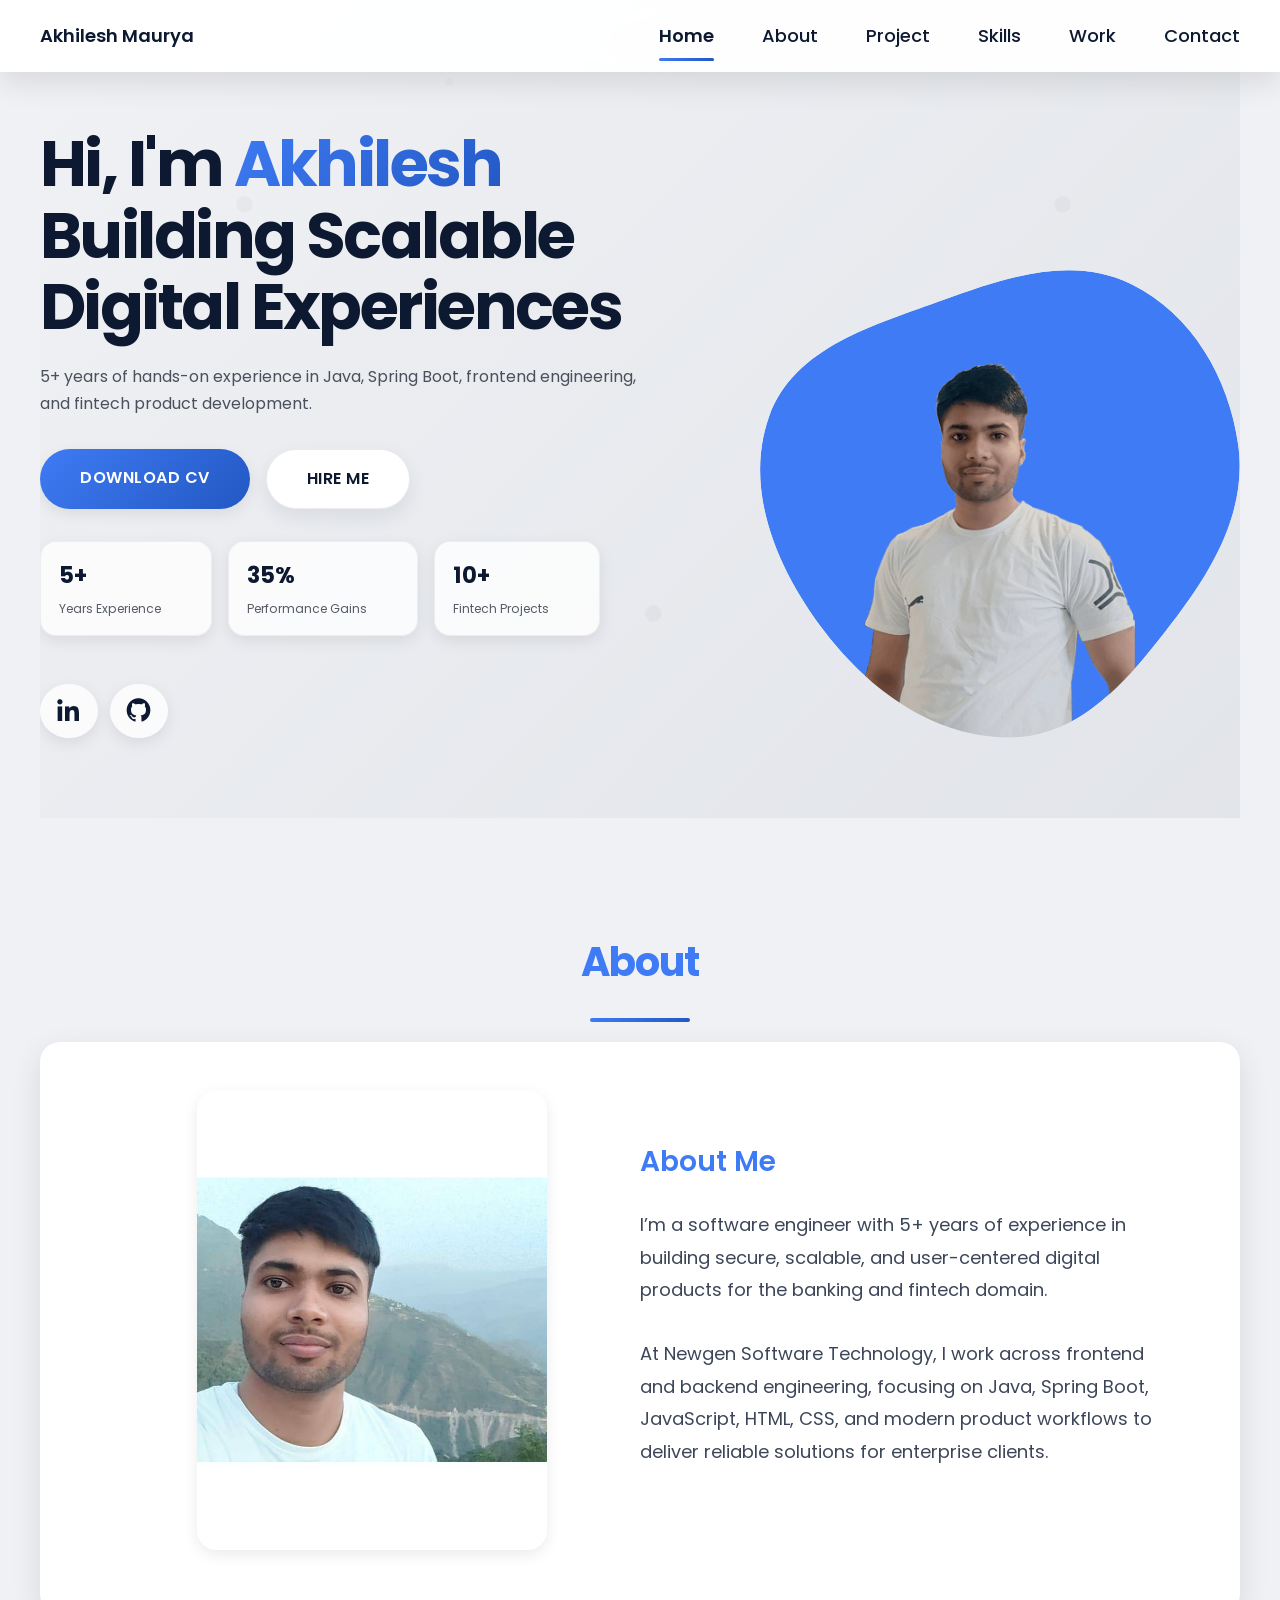
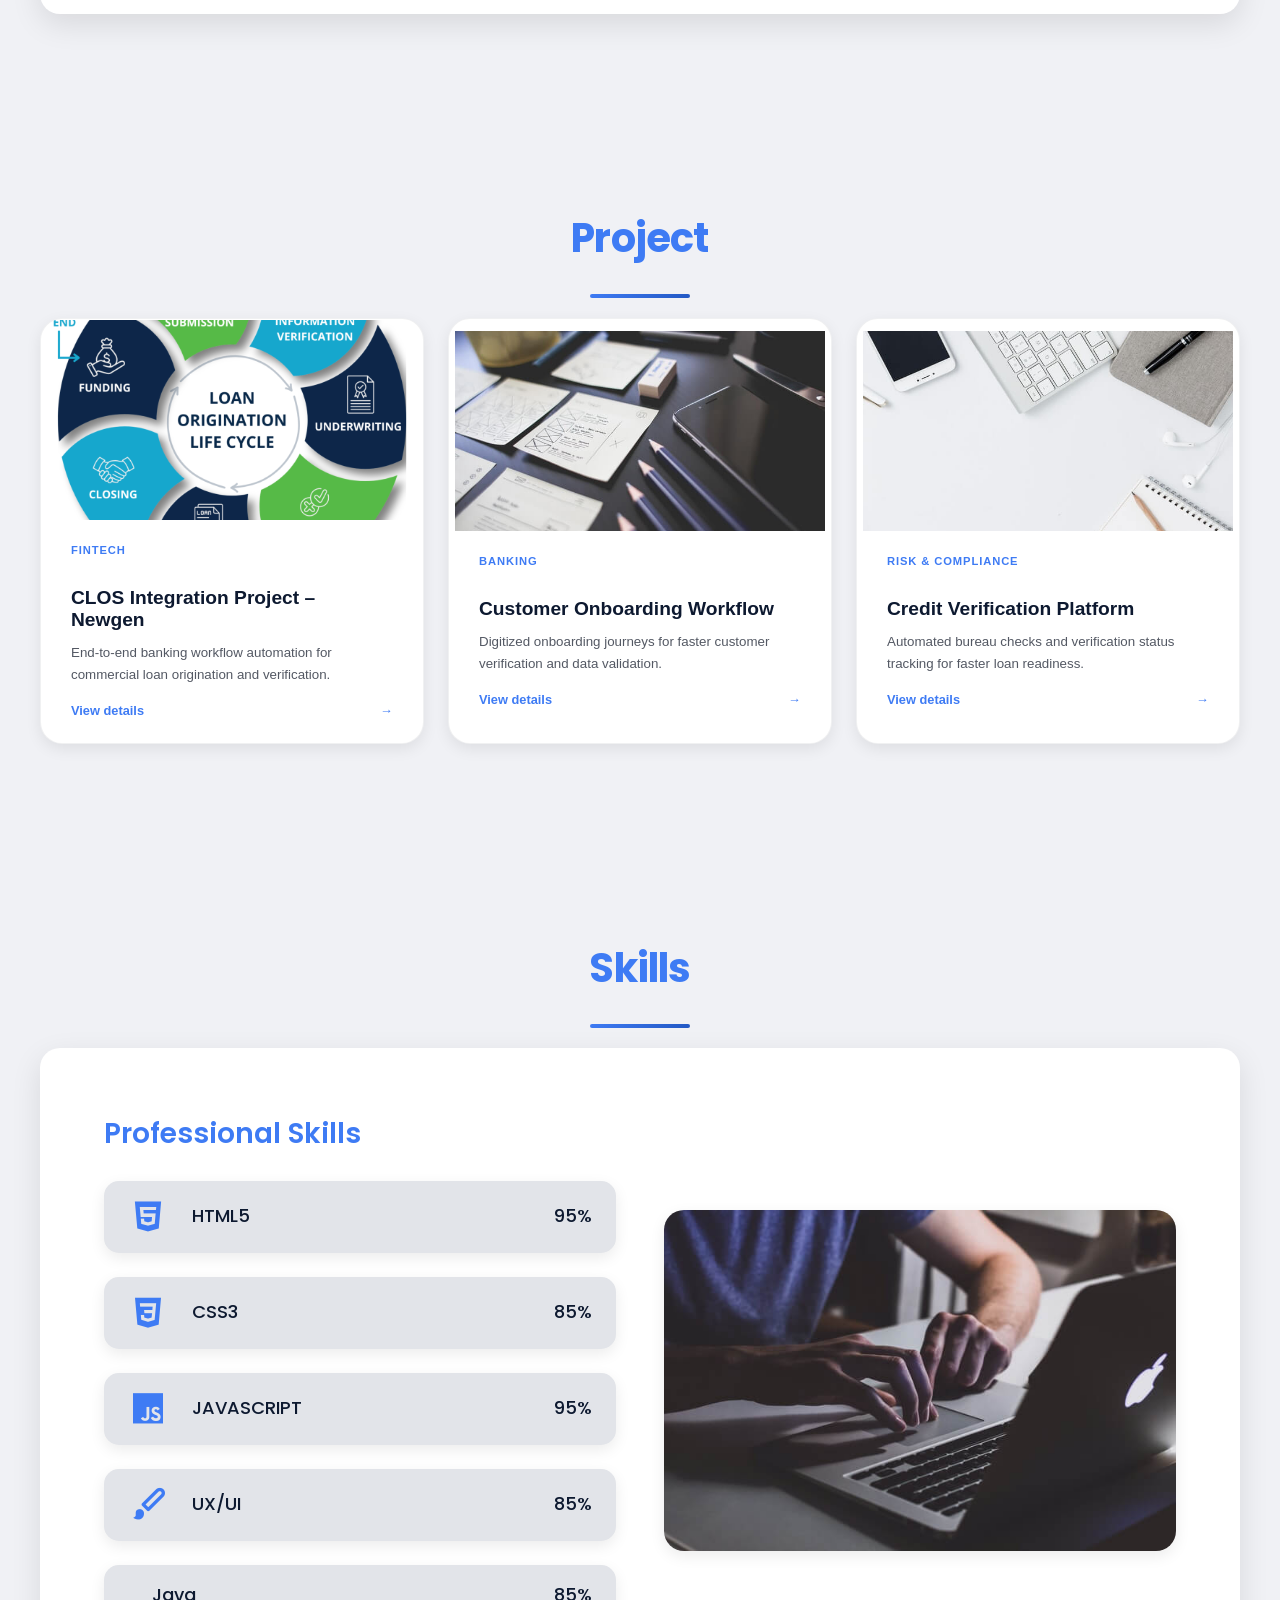
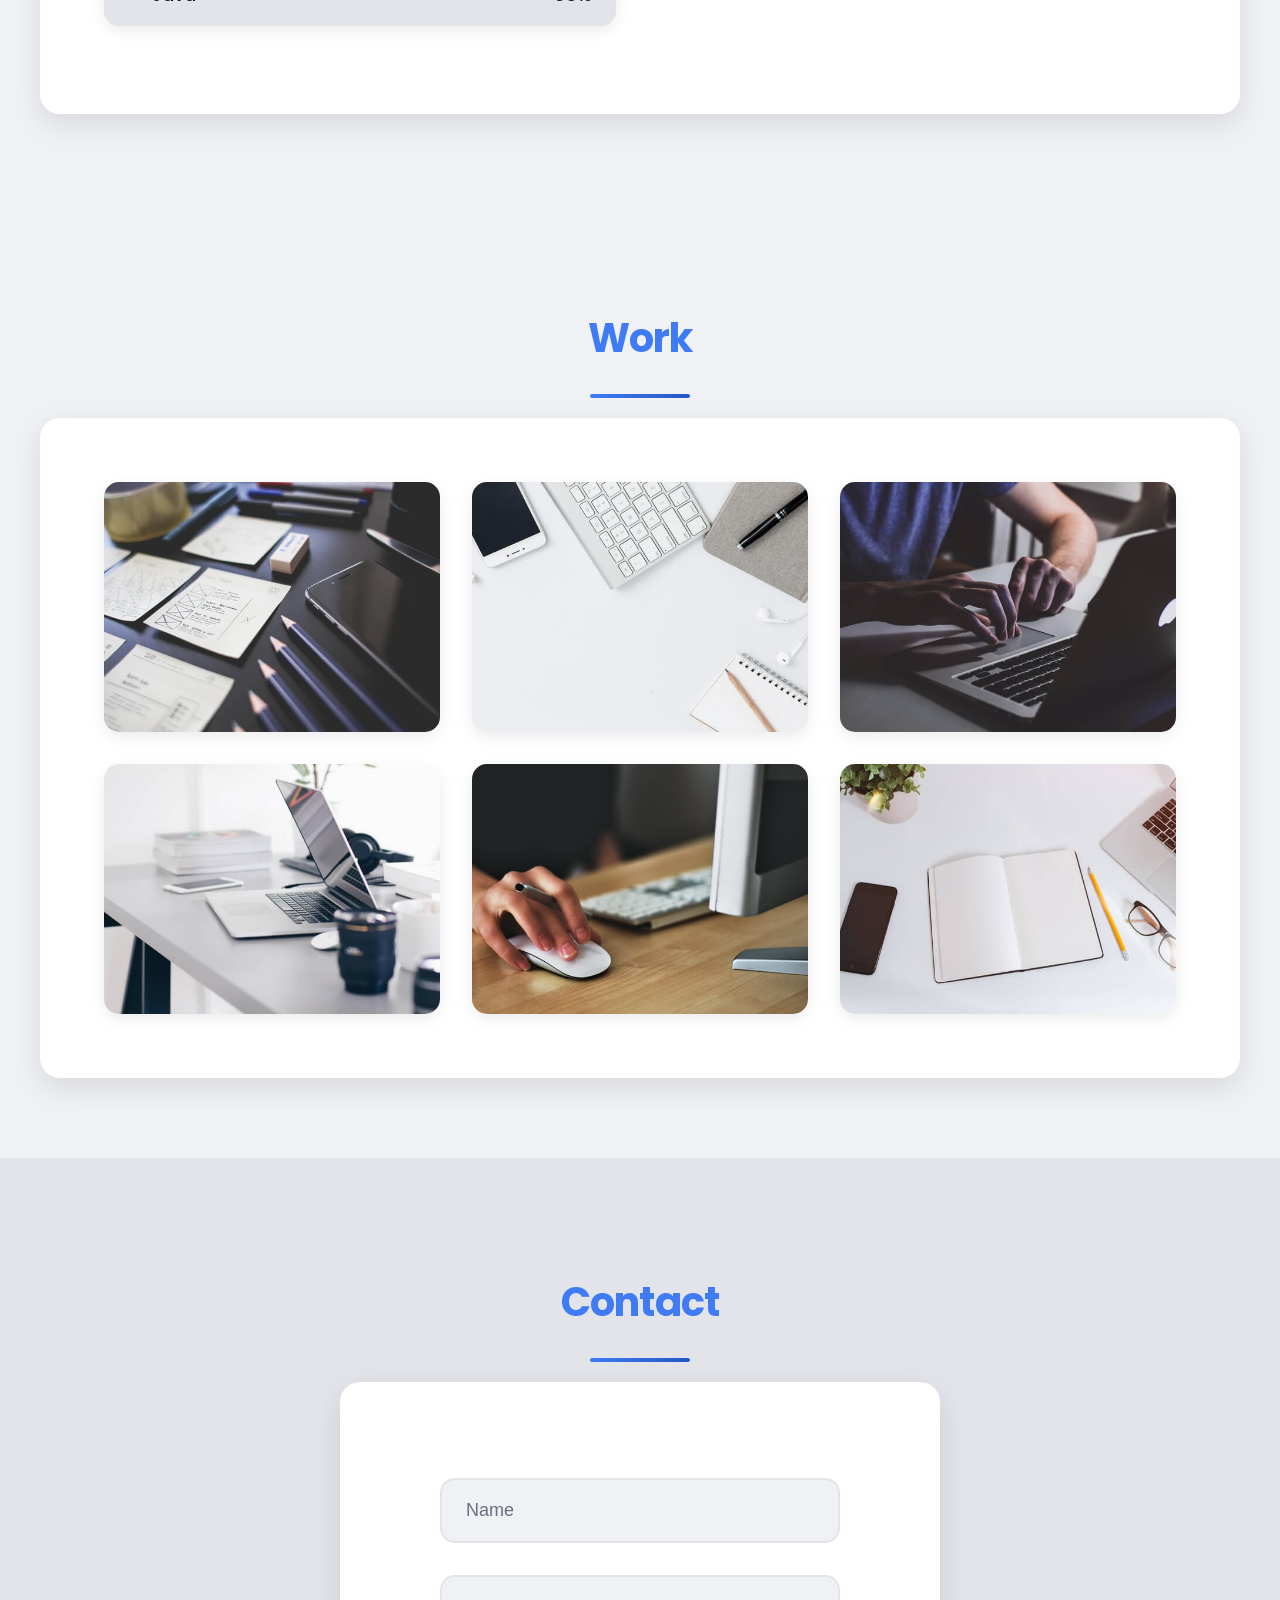
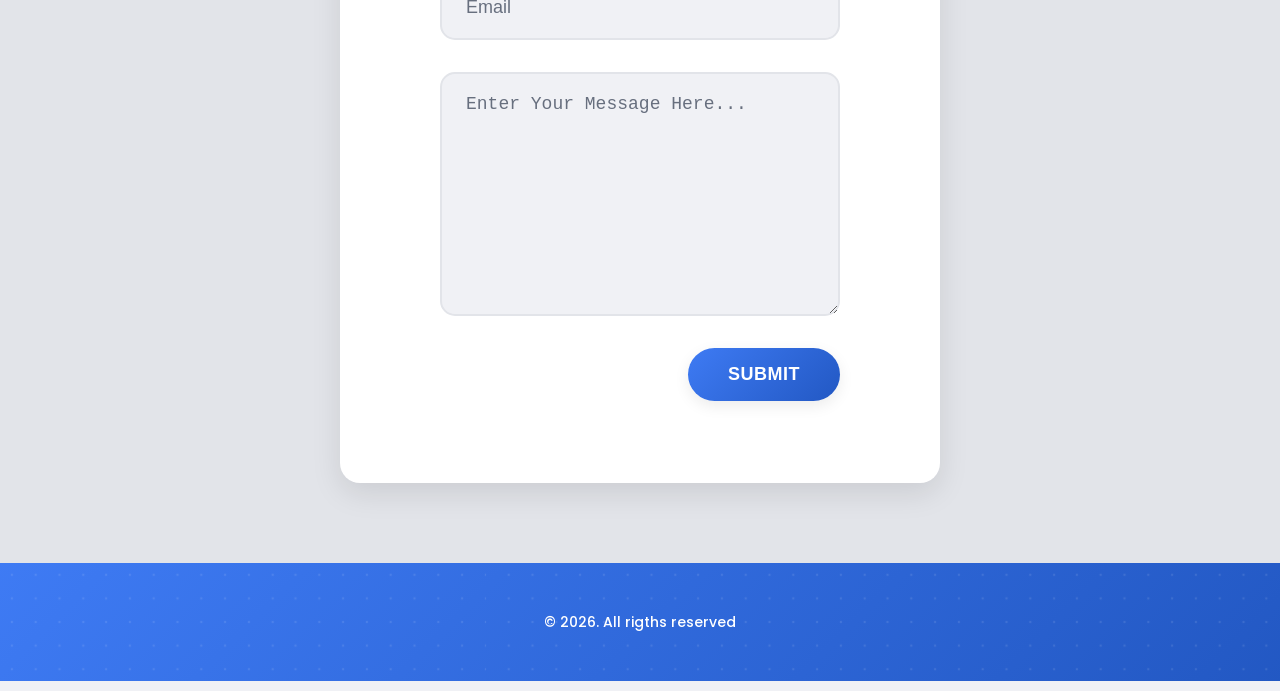
<file: index.html>
<html>
  <head>
    <meta http-equiv="Content-Type" content="text/html; charset=UTF-8" />
    <title>Dashboard</title>

    <link rel="stylesheet" href="assets/css/dashboard.css" />
  </head> 
  <body>
    <!--===== HEADER =====-->
    <header class="l-header">
      <nav class="nav bd-grid">
        <div>
          <a href="#" class="nav__logo">Akhilesh Maurya</a>
        </div>

        <div class="nav__menu" id="nav-menu">
          <ul class="nav__list">
            <li class="nav__item">
              <a href="#home" class="nav__link active">Home</a>
            </li>
            <li class="nav__item">
              <a href="#about" class="nav__link">About</a>
            </li>
            <li class="nav__item">
              <a href="#project" class="nav__link">Project</a>
            </li>
            <li class="nav__item">
              <a href="#skills" class="nav__link">Skills</a>
            </li>
            <li class="nav__item">
              <a href="#work" class="nav__link">Work</a>
            </li>
            <li class="nav__item">
              <a href="#contact" class="nav__link">Contact</a>
            </li>
          </ul>
        </div>

        <div class="nav__toggle" id="nav-toggle">
          <i class="bx bx-menu"></i>
        </div>
      </nav>
    </header>

    <main class="l-main">
      <!--===== HOME =====-->
      <section class="home bd-grid" id="home">
        <div class="home__data">

          <h1 class="home__title">
            Hi, I'm <span class="home__title-color">Akhilesh</span><br />
            Building Scalable Digital Experiences
          </h1>
          <p class="home__subtitle">
            5+ years of hands-on experience in Java, Spring Boot, frontend engineering, and fintech product development.
          </p>

          <div class="home__actions">
            <a onclick="downloadCv()" class="button">Download CV</a>
            <a href="#contact" class="button button--secondary">Hire Me</a>
          </div>

          <div class="home__stats">
            <div class="home__stat">
              <strong>5+</strong>
              <span>Years Experience</span>
            </div>
            <div class="home__stat">
              <strong>35%</strong>
              <span>Performance Gains</span>
            </div>
            <div class="home__stat">
              <strong>10+</strong>
              <span>Fintech Projects</span>
            </div>
          </div>
        </div>

        <div class="home__social">
          <a
            href="https://www.linkedin.com/in/mauryaakhilesh063/"
            class="home__social-icon"
            aria-label="LinkedIn"
            target="_blank"
            rel="noreferrer"
            ><i class="bx bxl-linkedin"></i
          ></a>
          <a href="https://github.com/mauryaakhilesh063" class="home__social-icon" aria-label="GitHub" target="_blank" rel="noreferrer"><i class="bx bxl-github"></i></a>
        </div>

        <div class="home__img">
          <svg
            class="home__blob"
            viewBox="0 0 479 467"
            xmlns="http://www.w3.org/2000/svg"
            xmlns:xlink="http://www.w3.org/1999/xlink"
          >
            <mask id="mask0" mask-type="alpha">
              <path
                d="M9.19024 145.964C34.0253 76.5814 114.865 54.7299 184.111 29.4823C245.804 6.98884 311.86 -14.9503 370.735 14.143C431.207 44.026 467.948 107.508 477.191 174.311C485.897 237.229 454.931 294.377 416.506 344.954C373.74 401.245 326.068 462.801 255.442 466.189C179.416 469.835 111.552 422.137 65.1576 361.805C17.4835 299.81 -17.1617 219.583 9.19024 145.964Z"
              />
            </mask>
            <g mask="url(#mask0)">
              <path
                d="M9.19024 145.964C34.0253 76.5814 114.865 54.7299 184.111 29.4823C245.804 6.98884 311.86 -14.9503 370.735 14.143C431.207 44.026 467.948 107.508 477.191 174.311C485.897 237.229 454.931 294.377 416.506 344.954C373.74 401.245 326.068 462.801 255.442 466.189C179.416 469.835 111.552 422.137 65.1576 361.805C17.4835 299.81 -17.1617 219.583 9.19024 145.964Z"
              />
              <image
                class="home__blob-img"
                x="50"
                y="60"
                href="assets/images/perfil.png"
              />
            </g>
          </svg>
        </div>
      </section>

      <!--===== ABOUT =====-->
      <section class="about section" id="about">
        <h2 class="section-title">About</h2>

        <div class="about__container bd-grid">
          <div class="about__img">
            <img src="assets/images/about.jpg" alt="" />
          </div>

          <div>
            <h2 class="about__subtitle">About Me</h2>
            <p class="about__text">
              I’m a software engineer with 5+ years of experience in building secure, scalable, and user-centered digital products for the banking and fintech domain.
            </p>
            <p class="about__text">
              At Newgen Software Technology, I work across frontend and backend engineering, focusing on Java, Spring Boot, JavaScript, HTML, CSS, and modern product workflows to deliver reliable solutions for enterprise clients.
            </p>
          </div>
        </div>
      </section>
      
      <!--===== PROJECT =====-->
      <section class="project section" id="project">
        <h2 class="section-title">Project</h2>

        <div class="project__cards" id="projectGrid"></div>

        <div class="project__detail" id="projectDetail" aria-hidden="true">
          <div class="project__detail-card">
            <button class="project__close" id="closeProjectDetail" aria-label="Close project details">×</button>
            <div id="projectDetailContent"></div>
          </div>
        </div>
      </section>
      <!--===== SKILLS ===== -->
      <section class="skills section" id="skills">
        <h2 class="section-title">Skills</h2>

        <div class="skills__container bd-grid">
          <div>
            <h2 class="skills__subtitle">Professional Skills</h2>
           <!-- <p class="skills__text"></p> -->
            <div class="skills__data">
              <div class="skills__names">
                <i class="bx bxl-html5 skills__icon"></i>
                <span class="skills__name">HTML5</span>
              </div>
              <div class="skills__bar skills__html"></div>
              <div>
                <span class="skills__percentage">95%</span>
              </div>
            </div>
            <div class="skills__data">
              <div class="skills__names">
                <i class="bx bxl-css3 skills__icon"></i>
                <span class="skills__name">CSS3</span>
              </div>
              <div class="skills__bar skills__css"></div>
              <div>
                <span class="skills__percentage">85%</span>
              </div>
            </div>
            <div class="skills__data">
              <div class="skills__names">
                <i class="bx bxl-javascript skills__icon"></i>
                <span class="skills__name">JAVASCRIPT</span>
              </div>
              <div class="skills__bar skills__js"></div>
              <div>
                <span class="skills__percentage">95%</span>
              </div>
            </div>
            <div class="skills__data">
              <div class="skills__names">
                <i class="bx bxs-paint skills__icon"></i>
                <span class="skills__name">UX/UI</span>
              </div>
              <div class="skills__bar skills__ux"></div>
              <div>
                <span class="skills__percentage">85%</span>
              </div>
            </div>
            <div class="skills__data">
              <div class="skills__names">
                <i class="bx bxs-java skills__icon"></i>
                <span class="skills__name">Java</span>
              </div>
              <div class="skills__bar skills__java"></div>
              <div>
                <span class="skills__percentage">85%</span>
              </div>
            </div>
          </div>

          <div>
            <img src="assets/images/work3.jpg" alt="" class="skills__img" />
          </div>
        </div>
      </section>

      <!--===== WORK =====-->
      <section class="work section" id="work">
        <h2 class="section-title">Work</h2>

        <div class="work__container bd-grid">
          <a href="#work" class="work__img">
            <img src="assets/images/work1.jpg" alt="" />
          </a>
          <a href="#work" class="work__img">
            <img src="assets/images/work2.jpg" alt="" />
          </a>
          <a href="#work" class="work__img">
            <img src="assets/images/work3.jpg" alt="" />
          </a>
          <a href="#work" class="work__img">
            <img src="assets/images/work4.jpg" alt="" />
          </a>
          <a href="#work" class="work__img">
            <img src="assets/images/work5.jpg" alt="" />
          </a>
          <a href="#work" class="work__img">
            <img src="assets/images/work6.jpg" alt="" />
          </a>
        </div>
      </section>

      <!--===== CONTACT =====-->
      <section class="contact section" id="contact">
        <h2 class="section-title">Contact</h2>

        <div class="contact__container bd-grid">
          <form action="" class="contact__form">
            <input type="text" id="name" placeholder="Name" class="contact__input" />
            <input type="email" id="email" placeholder="Email" class="contact__input" />
            <textarea
              name=""
              id="message"
              cols="0"
              rows="10"
              class="contact__input"
              placeholder="Enter Your Message Here..."
            ></textarea>
            <input
              type="button"
              value="Submit"
              onclick="submitContact()"
              class="contact__button button"
            />
          </form>
        </div>
      </section>
    </main>

    <!--===== FOOTER =====-->
    <footer class="footer">
      <p class="footer__copy">&#169; 2026. All rigths reserved</p>
    </footer>
  </body>
  <script src="assets/js/dashboard.js"></script>
</html>
</file>
<file: assets/css/dashboard.css>
@charset "ISO-8859-1";
/*===== GOOGLE FONTS =====*/
@import url("https://fonts.googleapis.com/css2?family=Poppins:wght@300;400;500;600;700&display=swap");
@import url('https://unpkg.com/boxicons@2.1.4/css/boxicons.min.css');
/*===== VARIABLES CSS =====*/
:root {
  --header-height: 3rem;
  --font-semi: 600;
  /*===== Modern Color Palette =====*/
  --hue-color: 220;
  --first-color: hsl(var(--hue-color), 89%, 60%);
  --second-color: hsl(var(--hue-color), 56%, 12%);
  --third-color: hsl(var(--hue-color), 70%, 45%);
  --fourth-color: hsl(var(--hue-color), 20%, 95%);
  --fifth-color: hsl(var(--hue-color), 15%, 90%);
  --gradient-primary: linear-gradient(135deg, hsl(var(--hue-color), 89%, 60%), hsl(var(--hue-color), 70%, 45%));
  --gradient-secondary: linear-gradient(135deg, hsl(var(--hue-color), 20%, 95%), hsl(var(--hue-color), 15%, 90%));
  --shadow-primary: 0 10px 30px rgba(0, 0, 0, 0.1);
  --shadow-secondary: 0 5px 15px rgba(0, 0, 0, 0.08);
  /*===== Enhanced Typography =====*/
  --body-font: "Poppins", sans-serif;
  --big-font-size: 2.5rem;
  --h1-font-size: 3rem;
  --h2-font-size: 1.5rem;
  --h3-font-size: 1.25rem;
  --normal-font-size: 1rem;
  --small-font-size: 0.875rem;
  --smaller-font-size: 0.75rem;
  /*===== Enhanced Spacing =====*/
  --mb-1: 0.5rem;
  --mb-2: 1rem;
  --mb-3: 1.5rem;
  --mb-4: 2rem;
  --mb-5: 2.5rem;
  --mb-6: 3rem;
  /*===== z index =====*/
  --z-back: -10;
  --z-fixed: 100;
}

@media screen and (min-width: 968px) {
  :root {
    --big-font-size: 4rem;
    --h1-font-size: 4.5rem;
    --h2-font-size: 2.5rem;
    --h3-font-size: 1.75rem;
    --normal-font-size: 1.125rem;
    --small-font-size: 1rem;
    --smaller-font-size: 0.875rem;
  }
}

/*===== BASE =====*/
*,
::before,
::after {
  box-sizing: border-box;
}

html {
  scroll-behavior: smooth;
}

body {
  margin: var(--header-height) 0 0 0;
  font-family: var(--body-font);
  font-size: var(--normal-font-size);
  color: var(--second-color);
  background: var(--fourth-color);
  line-height: 1.6;
}

h1,
h2,
p {
  margin: 0;
}

ul {
  margin: 0;
  padding: 0;
  list-style: none;
}

a {
  text-decoration: none;
}

img {
  max-width: 100%;
  height: auto;
  display: block;
}

/*===== CLASS CSS ===== */
.section-title {
  position: relative;
  font-size: var(--h2-font-size);
  font-weight: 700;
  color: var(--first-color);
  margin-top: var(--mb-2);
  margin-bottom: var(--mb-5);
  text-align: center;
  letter-spacing: -0.02em;
}

.section-title::after {
  position: absolute;
  content: "";
  width: 80px;
  height: 4px;
  left: 0;
  right: 0;
  margin: auto;
  top: calc(100% + 1rem);
  background: var(--gradient-primary);
  border-radius: 2px;
}

.section {
  padding-top: 5rem;
  padding-bottom: 4rem;
}

/*===== LAYOUT =====*/
.bd-grid {
  max-width: 1200px;
  display: grid;
  margin-left: var(--mb-2);
  margin-right: var(--mb-2);
}

.l-header {
  width: 100%;
  position: fixed;
  top: 0;
  left: 0;
  z-index: var(--z-fixed);
  background-color: rgba(255, 255, 255, 0.95);
  backdrop-filter: blur(10px);
  box-shadow: var(--shadow-primary);
  transition: all 0.3s ease;
}

/*===== NAV =====*/
.nav {
  height: var(--header-height);
  display: flex;
  justify-content: space-between;
  align-items: center;
  font-weight: var(--font-semi);
}

@media screen and (max-width: 767px) {
  .nav__menu {
    position: fixed;
    top: var(--header-height);
    right: -100%;
    width: 80%;
    height: 100%;
    padding: 2rem;
    background-color: var(--second-color);
    transition: 0.5s;
  }
}

.nav__item {
  margin-bottom: var(--mb-4);
}

.nav__link {
  position: relative;
  color: var(--second-color);
  font-weight: 500;
  transition: all 0.3s ease;
  padding: 0.5rem 0;
}

.nav__link:hover {
  color: var(--first-color);
  transform: translateY(-2px);
}

.nav__link:hover::after {
  position: absolute;
  content: "";
  width: 100%;
  height: 3px;
  left: 0;
  bottom: -5px;
  background: var(--gradient-primary);
  border-radius: 2px;
}

.nav__logo {
  color: var(--second-color);
}

.nav__toggle {
  color: var(--second-color);
  font-size: 1.5rem;
  cursor: pointer;
}

/*Active menu*/
.active {
  color: var(--first-color);
  font-weight: 600;
}

.active::after {
  position: absolute;
  content: "";
  width: 100%;
  height: 3px;
  left: 0;
  bottom: -5px;
  background: var(--gradient-primary);
  border-radius: 2px;
}

/*=== Show menu ===*/
.show {
  right: 0;
}

/*===== HOME =====*/
.home {
  position: relative;
  row-gap: 3rem;
  padding: 6rem 0 8rem;
  background: var(--gradient-secondary);
  overflow: hidden;
  align-items: center;
}

.home::before {
  content: '';
  position: absolute;
  top: 0;
  left: 0;
  right: 0;
  bottom: 0;
  background: url('data:image/svg+xml,<svg xmlns="http://www.w3.org/2000/svg" viewBox="0 0 100 100"><defs><pattern id="grain" width="100" height="100" patternUnits="userSpaceOnUse"><circle cx="25" cy="25" r="1" fill="rgba(0,0,0,0.03)"/><circle cx="75" cy="75" r="1" fill="rgba(0,0,0,0.03)"/><circle cx="50" cy="10" r="0.5" fill="rgba(0,0,0,0.02)"/></pattern></defs><rect width="100" height="100" fill="url(%23grain)"/></svg>');
  pointer-events: none;
}

.home__data {
  align-self: center;
  position: relative;
  z-index: 1;
}

.home__badge {
  display: inline-flex;
  padding: 0.5rem 1rem;
  border-radius: 999px;
  background: rgba(59, 130, 246, 0.1);
  border: 1px solid rgba(59, 130, 246, 0.15);
  color: var(--first-color);
  font-size: 0.75rem;
  font-weight: 700;
  letter-spacing: 0.08em;
  text-transform: uppercase;
  margin-bottom: 1.25rem;
}

.home__title {
  font-size: clamp(2.5rem, 5vw, 4.5rem);
  font-weight: 700;
  margin-bottom: 1.25rem;
  line-height: 1.12;
  letter-spacing: -0.04em;
}

.home__subtitle {
  max-width: 620px;
  font-size: 1rem;
  line-height: 1.7;
  color: rgba(17, 24, 39, 0.74);
  margin-bottom: 2rem;
}

.home__title-color {
  background: var(--gradient-primary);
  -webkit-background-clip: text;
  -webkit-text-fill-color: transparent;
  background-clip: text;
}

.home__actions {
  display: flex;
  flex-wrap: wrap;
  gap: 1rem;
  margin-bottom: 2rem;
}

.home__stats {
  display: grid;
  grid-template-columns: repeat(3, minmax(110px, auto));
  gap: 1rem;
  max-width: 560px;
}

.home__stat {
  display: flex;
  flex-direction: column;
  padding: 1rem 1.1rem;
  border-radius: 16px;
  background: rgba(255, 255, 255, 0.78);
  border: 1px solid rgba(15, 23, 42, 0.06);
  box-shadow: var(--shadow-secondary);
}

.home__stat strong {
  font-size: 1.4rem;
  color: var(--second-color);
  margin-bottom: 0.35rem;
}

.home__stat span {
  font-size: 0.76rem;
  color: rgba(17, 24, 39, 0.7);
}

.home__social {
  display: flex;
  flex-direction: row;
  gap: 0.75rem;
  justify-content: flex-start;
  position: relative;
  z-index: 1;
  margin-top: 1rem;
}

.home__social-icon {
  width: max-content;
  font-size: 1.8rem;
  color: var(--second-color);
  transition: all 0.3s ease;
  padding: 0.8rem 0.9rem;
  border-radius: 50%;
  background: rgba(255, 255, 255, 0.8);
  box-shadow: var(--shadow-secondary);
}

.home__social-icon:hover {
  color: #fff;
  background: var(--gradient-primary);
  transform: translateY(-5px) scale(1.1);
  box-shadow: 0 15px 35px rgba(0, 0, 0, 0.2);
}

.home__img {
  position: relative;
  z-index: 1;
  width: min(100%, 460px);
  justify-self: center;
  align-self: end;
}

.home__blob {
  fill: var(--first-color);
  width: 100%;
  height: auto;
  display: block;
}

.home__blob-img {
  width: 360px;
  max-width: 100%;
}

/*BUTTONS*/
.button {
  display: inline-block;
  background: var(--gradient-primary);
  color: #fff;
  padding: 1rem 2.5rem;
  font-weight: 600;
  font-size: var(--small-font-size);
  border-radius: 50px;
  border: none;
  cursor: pointer;
  transition: all 0.3s ease;
  box-shadow: var(--shadow-secondary);
  text-transform: uppercase;
  letter-spacing: 0.5px;
  position: relative;
  overflow: hidden;
}

.button--secondary {
  background: #fff;
  color: var(--second-color);
  border: 1px solid rgba(15, 23, 42, 0.08);
  box-shadow: 0 8px 20px rgba(15, 23, 42, 0.08);
}

.button::before {
  content: '';
  position: absolute;
  top: 0;
  left: -100%;
  width: 100%;
  height: 100%;
  background: linear-gradient(90deg, transparent, rgba(255, 255, 255, 0.2), transparent);
  transition: left 0.5s;
}

.button:hover::before {
  left: 100%;
}

.button:hover {
  transform: translateY(-3px);
  box-shadow: 0 15px 35px rgba(0, 0, 0, 0.2);
}

/* ===== ABOUT =====*/
.about__container {
  row-gap: 3rem;
  text-align: center;
  background: white;
  padding: 3rem;
  border-radius: 20px;
  box-shadow: var(--shadow-primary);
}

.about__subtitle {
  margin-bottom: var(--mb-3);
  font-size: var(--h3-font-size);
  font-weight: 600;
  color: var(--first-color);
}

.about__text {
  margin-bottom: var(--mb-4);
  font-size: var(--normal-font-size);
  line-height: 1.8;
  color: var(--second-color);
  opacity: 0.8;
}

.about__img {
  justify-self: center;
}

.about__img img {
  width: 250px;
  border-radius: 20px;
  box-shadow: var(--shadow-secondary);
  transition: transform 0.3s ease;
}

.about__img img:hover {
  transform: scale(1.05);
}

/* ===== SKILLS =====*/
.skills__container {
  row-gap: 3rem;
  text-align: center;
  background: white;
  padding: 3rem;
  border-radius: 20px;
  box-shadow: var(--shadow-primary);
}

.skills__subtitle {
  margin-bottom: var(--mb-3);
  font-size: var(--h3-font-size);
  font-weight: 600;
  color: var(--first-color);
}

.skills__data {
  display: flex;
  justify-content: space-between;
  align-items: center;
  position: relative;
  font-weight: 500;
  padding: 1rem 1.5rem;
  margin-bottom: var(--mb-3);
  border-radius: 15px;
  background: var(--fifth-color);
  box-shadow: var(--shadow-secondary);
  transition: transform 0.3s ease;
}

.skills__data:hover {
  transform: translateY(-5px);
  box-shadow: 0 10px 30px rgba(0, 0, 0, 0.1);
}

.skills__icon {
  font-size: 2.5rem;
  margin-right: var(--mb-3);
  color: var(--first-color);
  transition: transform 0.3s ease;
}

.skills__data:hover .skills__icon {
  transform: scale(1.2);
}

.skills__names {
  display: flex;
  align-items: center;
}

.skills__bar {
  position: absolute;
  left: 0;
  bottom: 0;
  background: var(--gradient-primary);
  height: 6px;
  border-radius: 3px;
  z-index: var(--z-back);
  transition: width 0.3s ease;
}

.skills__html {
  width: 95%;
}

.skills__css {
  width: 85%;
}

.skills__js {
  width: 95%;
}

.skills__ux {
  width: 85%;
}
.skills__java{
  width: 85%;
}

.skills__img {
  border-radius: 20px;
  box-shadow: var(--shadow-secondary);
  transition: transform 0.3s ease;
}

.skills__img:hover {
  transform: scale(1.05);
}

/* ===== WORK =====*/
.work__container {
  row-gap: 2rem;
  background: white;
  padding: 3rem;
  border-radius: 20px;
  box-shadow: var(--shadow-primary);
}

.work__img {
  box-shadow: var(--shadow-secondary);
  border-radius: 15px;
  overflow: hidden;
  transition: all 0.3s ease;
}

.work__img:hover {
  transform: scale(1.05) translateY(-10px);
  box-shadow: 0 20px 40px rgba(0, 0, 0, 0.15);
}

.work__img img {
  transition: transform 0.5s ease;
  width: 100%;
  height: 250px;
  object-fit: cover;
}

.work__img:hover img {
  transform: scale(1.1);
}

/* ===== CONTACT =====*/
.contact {
  background: var(--fifth-color);
  padding: 5rem 0;
}

.contact__container {
  background: white;
  padding: 3rem;
  border-radius: 20px;
  box-shadow: var(--shadow-primary);
  max-width: 600px;
  margin: 0 auto;
}

.contact__input {
  width: 100%;
  font-size: var(--normal-font-size);
  font-weight: 400;
  padding: 1.25rem 1.5rem;
  border-radius: 15px;
  border: 2px solid var(--fifth-color);
  outline: none;
  margin-bottom: var(--mb-4);
  transition: all 0.3s ease;
  background: var(--fourth-color);
}

.contact__input:focus {
  border-color: var(--first-color);
  box-shadow: 0 0 0 3px rgba(59, 130, 246, 0.1);
  transform: translateY(-2px);
}

.contact__input::placeholder {
  color: var(--second-color);
  opacity: 0.6;
}

.contact__button {
  display: block;
  border: none;
  outline: none;
  font-size: var(--normal-font-size);
  cursor: pointer;
  margin-left: auto;
}

/* ===== FOOTER =====*/
.footer {
  background: var(--gradient-primary);
  color: #fff;
  text-align: center;
  font-weight: 500;
  padding: 3rem 0;
  position: relative;
}

.footer::before {
  content: '';
  position: absolute;
  top: 0;
  left: 0;
  right: 0;
  bottom: 0;
  background: url('data:image/svg+xml,<svg xmlns="http://www.w3.org/2000/svg" viewBox="0 0 100 100"><defs><pattern id="footer-pattern" width="20" height="20" patternUnits="userSpaceOnUse"><circle cx="10" cy="10" r="1" fill="rgba(255,255,255,0.1)"/></pattern></defs><rect width="100" height="100" fill="url(%23footer-pattern)"/></svg>');
  pointer-events: none;
}

.footer__title {
  font-size: 2rem;
  margin-bottom: var(--mb-4);
}

.footer__social {
  margin-bottom: var(--mb-4);
}

.footer__icon {
  font-size: 1.5rem;
  color: #fff;
  margin: 0 var(--mb-2);
}

.footer__copy {
  font-size: var(--smaller-font-size);
}

/* ===== MEDIA QUERIES=====*/
@media screen and (max-width: 320px) {
  .home {
    row-gap: 2rem;
  }
  .home__img {
    width: 200px;
  }
}

@media screen and (min-width: 576px) {
  .home {
    padding: 7rem 0 4rem;
  }
  .home__social {
    padding-top: 0;
    margin-top: 0;
  }
  .home__social-icon {
    margin-bottom: 0;
  }
  .home__img {
    width: 350px;
  }
  .about__container {
    grid-template-columns: repeat(2, 1fr);
    align-items: center;
    text-align: initial;
    padding: 4rem;
  }
  .skills__container {
    grid-template-columns: 0.7fr;
    justify-content: center;
    column-gap: 1rem;
    padding: 4rem;
  }
  .work__container {
    grid-template-columns: repeat(2, 1fr);
    column-gap: 2rem;
    padding: 4rem;
  }
  .contact__form {
    width: 400px;
    padding-top: 2rem;
  }
  .contact__container {
    justify-items: center;
    padding: 4rem;
  }
}

/* ===== ANIMATIONS =====*/
@keyframes fadeInUp {
  from {
    opacity: 0;
    transform: translateY(30px);
  }
  to {
    opacity: 1;
    transform: translateY(0);
  }
}

.section {
  animation: fadeInUp 0.6s ease-out;
}

/* ===== UTILITIES =====*/
.text-gradient {
  background: var(--gradient-primary);
  -webkit-background-clip: text;
  -webkit-text-fill-color: transparent;
  background-clip: text;
}

.shadow-primary {
  box-shadow: var(--shadow-primary);
}

.shadow-secondary {
  box-shadow: var(--shadow-secondary);
}

@media screen and (min-width: 768px) {
  body {
    margin: 0;
  }
  .section {
    padding-top: 6rem;
    padding-bottom: 5rem;
  }
  .section-title {
    margin-bottom: var(--mb-6);
  }
  .section-title::after {
    width: 100px;
    top: calc(100% + 1.5rem);
  }
  .nav {
    height: calc(var(--header-height) + 1.5rem);
  }
  .nav__list {
    display: flex;
    padding-top: 0;
  }
  .nav__item {
    margin-left: var(--mb-6);
    margin-bottom: 0;
  }
  .nav__toggle {
    display: none;
  }
  .nav__link {
    color: var(--second-color);
    font-size: var(--normal-font-size);
  }
  .home {
    display: grid;
    grid-template-columns: 1.1fr 0.9fr;
    column-gap: 2rem;
    padding: 8rem 0 5rem;
  }
  .home__data {
    grid-column: 1;
  }
  .home__social {
    grid-column: 1;
    margin-top: 0;
  }
  .home__img {
    grid-column: 2;
    grid-row: 1 / span 2;
    width: 100%;
    max-width: 480px;
    justify-self: end;
  }
  .about__container {
    padding-top: 3rem;
  }
  .about__img img {
    width: 350px;
  }
  .skills__container {
    grid-template-columns: repeat(2, 1fr);
    column-gap: 3rem;
    align-items: center;
    text-align: initial;
  }
  .work__container {
    grid-template-columns: repeat(3, 1fr);
    column-gap: 2rem;
  }
}

.project__content {
  text-align: justify;
}

.project__content h3 {
  color: var(--second-color);
  font-size: var(--normal-font-size);
  font-weight: 600;
  margin: var(--mb-3) 0 var(--mb-2) 0;
}

.project__content ul {
  margin: var(--mb-2) 0;
  padding-left: 1.5rem;
  list-style-type: disc;
}

.project__content li {
  margin-bottom: 0.5rem;
  line-height: 1.6;
}

@media screen and (max-width: 767px) {
  .project__container {
    grid-template-columns: 1fr;
    gap: 2rem;
    padding: 2rem;
  }
  
  .project__right {
    order: 2;
  }
  
  .project__left {
    order: 1;
  }
  
  .project__img {
    max-width: 100%;
    width: 100%;
    height: auto;
  }
}
  .bd-grid {
    margin-left: auto;
    margin-right: auto;
  }
  .home__img {
    width: 500px;
  }
}
/* ===== PROJECT =====*/
.project {
  background: var(--fifth-color);
  padding: 5rem 0;
}

.project__cards {
  max-width: 1200px;
  margin: 0 auto;
  display: grid;
  grid-template-columns: repeat(auto-fit, minmax(260px, 1fr));
  gap: 1.5rem;
}

.project__card {
  background: #fff;
  border: 1px solid rgba(15, 23, 42, 0.06);
  border-radius: 22px;
  overflow: hidden;
  box-shadow: var(--shadow-secondary);
  transition: transform 0.3s ease, box-shadow 0.3s ease;
  cursor: pointer;
  text-align: left;
}

.project__card:hover {
  transform: translateY(-6px);
  box-shadow: 0 18px 35px rgba(0, 0, 0, 0.12);
}

.project__card-image {
  height: 200px;
  width: 100%;
  object-fit: cover;
  display: block;
}

.project__card-body {
  padding: 1.5rem;
}

.project__card-tag {
  display: inline-block;
  font-size: 0.7rem;
  letter-spacing: 0.08em;
  text-transform: uppercase;
  font-weight: 700;
  color: var(--first-color);
  margin-bottom: 0.75rem;
}

.project__card-title {
  font-size: 1.2rem;
  font-weight: 700;
  color: var(--second-color);
  margin-bottom: 0.65rem;
}

.project__card-summary {
  color: rgba(17, 24, 39, 0.72);
  line-height: 1.7;
  margin-bottom: 1rem;
}

.project__card-meta {
  display: flex;
  justify-content: space-between;
  align-items: center;
  color: var(--first-color);
  font-size: 0.8rem;
  font-weight: 600;
}

.project__detail {
  position: fixed;
  inset: 0;
  background: rgba(15, 23, 42, 0.58);
  display: none;
  align-items: center;
  justify-content: center;
  padding: 1rem;
  z-index: 200;
}

.project__detail.is-visible {
  display: flex;
}

.project__detail-card {
  position: relative;
  width: min(900px, 100%);
  max-height: 85vh;
  overflow-y: auto;
  background: #fff;
  border-radius: 24px;
  box-shadow: 0 25px 60px rgba(0, 0, 0, 0.22);
  padding: 2rem;
}

.project__close {
  position: absolute;
  top: 1rem;
  right: 1rem;
  width: 2.5rem;
  height: 2.5rem;
  border: none;
  border-radius: 50%;
  background: rgba(15, 23, 42, 0.08);
  color: var(--second-color);
  font-size: 1.5rem;
  cursor: pointer;
}

.project__detail-image {
  display: block;
  height: 300px;
  object-fit: cover;
  border-radius: 16px;
  margin: 0 auto 1.5rem auto;
}

.project__detail-title {
  font-size: clamp(1.7rem, 3vw, 2.3rem);
  color: var(--second-color);
  margin-bottom: 0.5rem;
}

.project__detail-subtitle {
  font-size: 1rem;
  font-weight: 600;
  color: var(--first-color);
  margin: 1.5rem 0 0.9rem;
}

.project__detail-list {
  list-style: disc;
  padding-left: 1.2rem;
  line-height: 1.8;
  color: rgba(17, 24, 39, 0.8);
}

.project__detail-list li + li {
  margin-top: 0.45rem;
}

.project__detail-impact {
  color: rgba(17, 24, 39, 0.8);
  line-height: 1.8;
}

.project__content {
  text-align: justify;
}

.project__content h3 {
  color: var(--second-color);
  font-size: var(--normal-font-size);
  font-weight: 600;
  margin: var(--mb-3) 0 var(--mb-2) 0;
}

.project__content ul {
  margin: var(--mb-2) 0;
  padding-left: 1.5rem;
  list-style-type: disc;
}

.project__content li {
  margin-bottom: 0.5rem;
  line-height: 1.6;
}

@media screen and (max-width: 767px) {
  .project__detail-card {
    padding: 1.5rem;
  }
}
</file>
